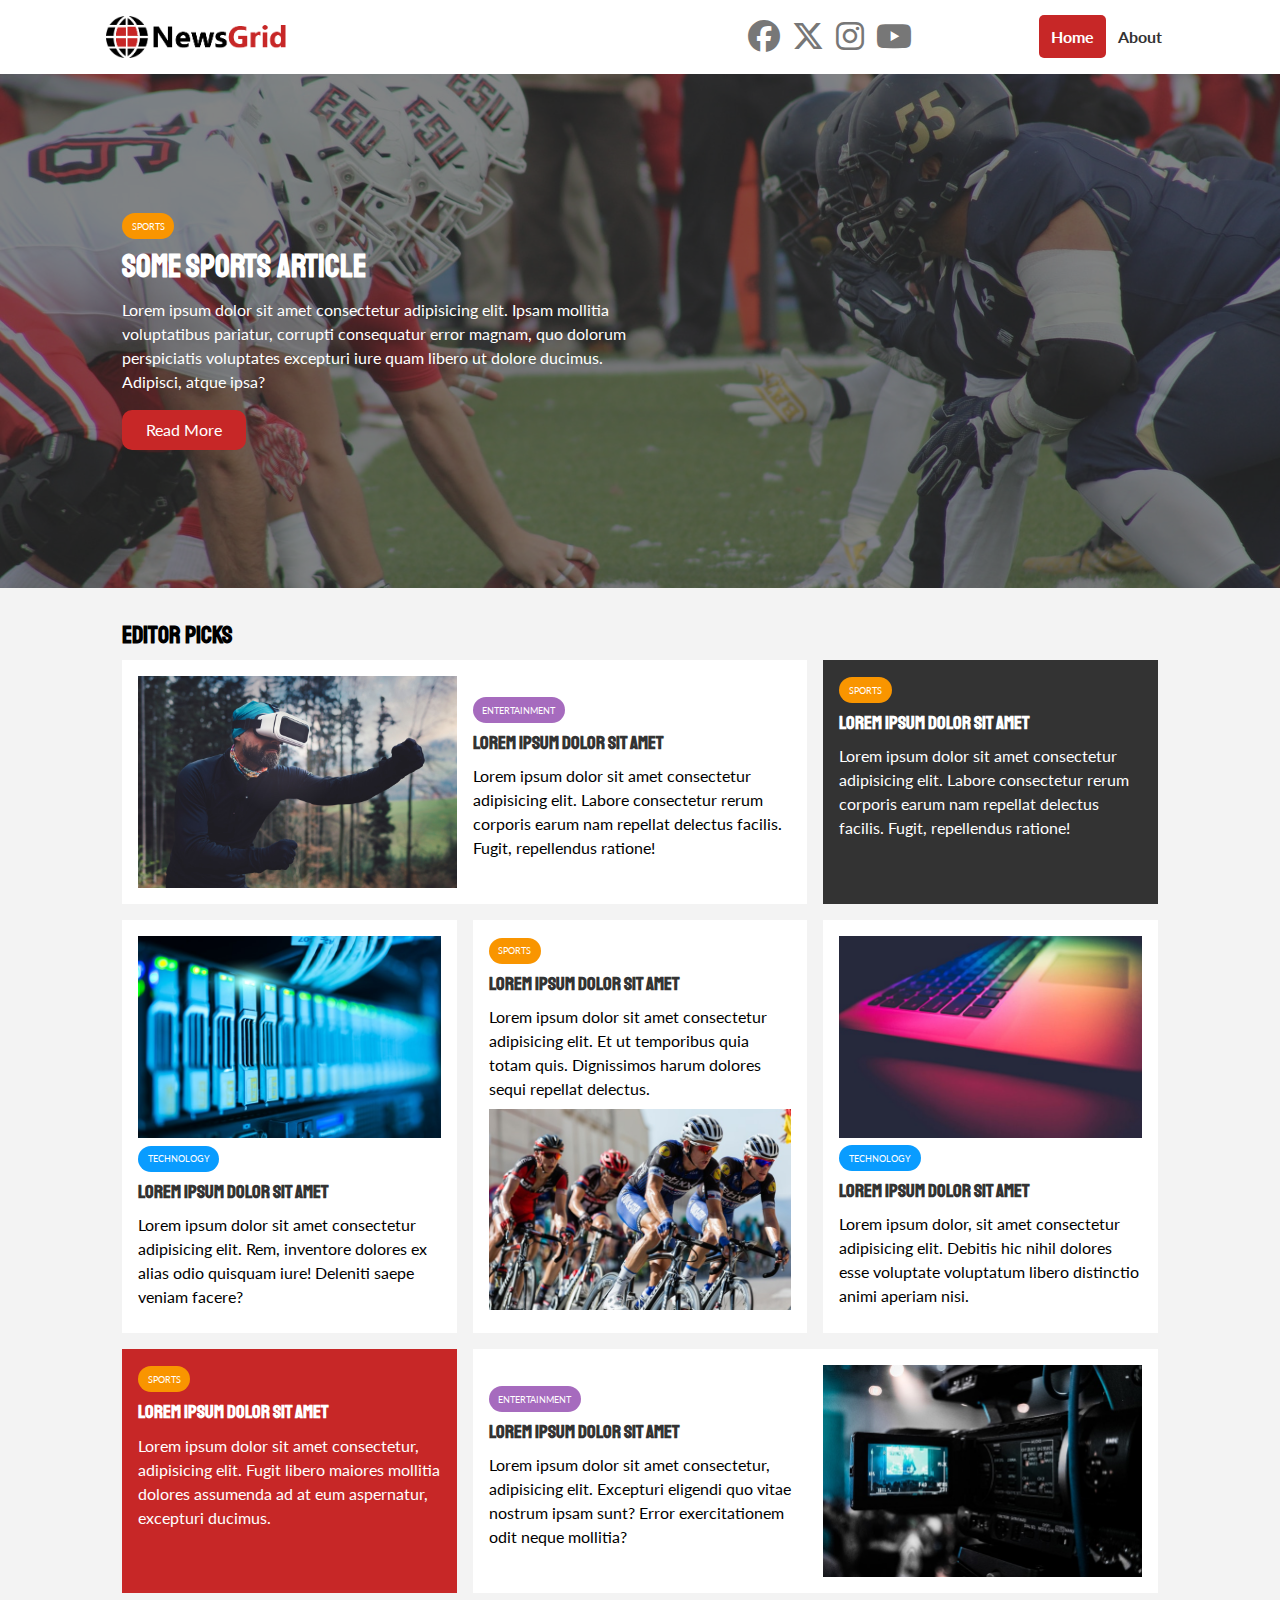
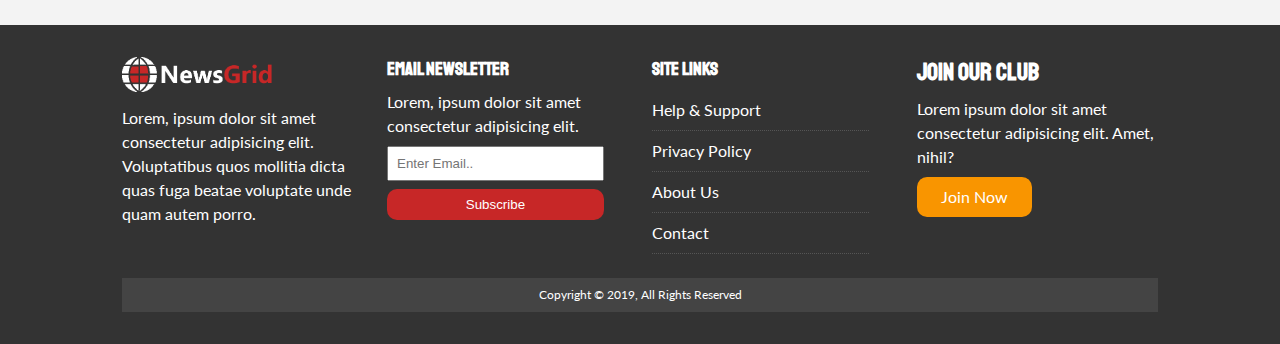
<file: index.html>
<!DOCTYPE html>
<html lang="en">
  <head>
    <meta charset="UTF-8" />
    <meta name="viewport" content="width=device-width, initial-scale=1.0" />
    <link
      rel="stylesheet"
      href="https://cdnjs.cloudflare.com/ajax/libs/font-awesome/6.5.2/css/all.min.css"
      integrity="sha512-            SnH5WK+bZxgPHs44uWIX+LLJAJ9/2PkPKZ5QiAj6Ta86w+fsb2TkcmfRyVX3pBnMFcV7oQPJkl9QevSCWr3W6A=="
      crossorigin="anonymous"
      referrerpolicy="no-referrer"
    />
    <link
      href="https://fonts.googleapis.com/css2?family=Lato&family=Staatliches&display=swap"
      rel="stylesheet"
    />
    <link rel="stylesheet" href="css/style.css" />
    <link
      rel="stylesheet"
      media="screen and (max-width:768px)"
      href="css/mobile.css"
    />
    <link rel="shortcut icon" type="image/x-icon" href="favicon.ico" />
    <title>NewsGrid | Latest News</title>
  </head>
  <body>
    <!-- Navbar -->
    <nav id="main-nav">
      <div class="container">
        <img src="img/logo.png" alt="NewsGrid" class="logo" />
        <div class="social">
          <a href="https://www.facebook.com/" target="_blank"
            ><i class="fab fa-facebook fa-2x"></i
          ></a>
          <a href="https://www.twitter.com/" target="_blank"
            ><i class="fab fa-x-twitter fa-2x"></i
          ></a>
          <a href="https://www.intstagram.com/" target="_blank"
            ><i class="fab fa-instagram fa-2x"></i
          ></a>
          <a href="https://www.youtube.com/" target="_blank"
            ><i class="fab fa-youtube fa-2x"></i
          ></a>
        </div>
        <ul>
          <li><a class="current" href="index.html">Home</a></li>
          <li><a href="about.html">About</a></li>
        </ul>
      </div>
    </nav>

    <!-- Showcase -->
    <header id="showcase">
      <div class="container">
        <div class="showcase-container">
          <div class="showcase-content">
            <div class="category category-sports">Sports</div>
            <h1>Some Sports Article</h1>
            <p>
              Lorem ipsum dolor sit amet consectetur adipisicing elit. Ipsam
              mollitia voluptatibus pariatur, corrupti consequatur error magnam,
              quo dolorum perspiciatis voluptates excepturi iure quam libero ut
              dolore ducimus. Adipisci, atque ipsa?
            </p>
            <a href="article.html" class="btn btn-primary">Read More</a>
          </div>
        </div>
      </div>
    </header>

    <!-- Home Articles -->
    <section id="home-articles" class="py-2">
      <div class="container">
        <h2>Editor Picks</h2>
        <div class="articles-container">
          <article class="card">
            <img src="img/articles/ent1.jpg" alt="" />
            <div>
              <div class="category category-ent">Entertainment</div>
              <h3>
                <a href="article.html">Lorem ipsum dolor sit amet</a>
              </h3>
              <p>
                Lorem ipsum dolor sit amet consectetur adipisicing elit. Labore
                consectetur rerum corporis earum nam repellat delectus facilis.
                Fugit, repellendus ratione!
              </p>
            </div>
          </article>
          <article class="card bg-dark">
            <div class="category category-sports">Sports</div>
            <h3>
              <a href="article.html">Lorem ipsum dolor sit amet</a>
            </h3>
            <p>
              Lorem ipsum dolor sit amet consectetur adipisicing elit. Labore
              consectetur rerum corporis earum nam repellat delectus facilis.
              Fugit, repellendus ratione!
            </p>
          </article>
          <article class="card">
            <img src="img/articles/tech1.jpg" alt="" />
            <div class="category category-tech">Technology</div>
            <h3>
              <a href="article.html">Lorem ipsum dolor sit amet</a>
            </h3>
            <p>
              Lorem ipsum dolor sit amet consectetur adipisicing elit. Rem,
              inventore dolores ex alias odio quisquam iure! Deleniti saepe
              veniam facere?
            </p>
          </article>
          <article class="card">
            <div class="category category-sports">Sports</div>
            <h3>
              <a href="article.html">Lorem ipsum dolor sit amet</a>
            </h3>
            <p>
              Lorem ipsum dolor sit amet consectetur adipisicing elit. Et ut
              temporibus quia totam quis. Dignissimos harum dolores sequi
              repellat delectus.
            </p>
            <img src="img/articles/sports1.jpg" alt="" />
          </article>
          <article class="card">
            <img src="img/articles/tech2.jpg" alt="" />
            <div class="category category-tech">Technology</div>
            <h3>
              <a href="article.html">Lorem ipsum dolor sit amet</a>
            </h3>
            <p>
              Lorem ipsum dolor, sit amet consectetur adipisicing elit. Debitis
              hic nihil dolores esse voluptate voluptatum libero distinctio
              animi aperiam nisi.
            </p>
          </article>
          <article class="card bg-primary">
            <div class="category category-sports">Sports</div>
            <h3>
              <a href="article.html">Lorem ipsum dolor sit amet</a>
            </h3>
            <p>
              Lorem ipsum dolor sit amet consectetur, adipisicing elit. Fugit
              libero maiores mollitia dolores assumenda ad at eum aspernatur,
              excepturi ducimus.
            </p>
          </article>
          <article class="card">
            <div>
              <div class="category category-ent">Entertainment</div>
              <h3>
                <a href="article.html">Lorem ipsum dolor sit amet</a>
              </h3>
              <p>
                Lorem ipsum dolor sit amet consectetur, adipisicing elit.
                Excepturi eligendi quo vitae nostrum ipsam sunt? Error
                exercitationem odit neque mollitia?
              </p>
            </div>
            <img src="img/articles/ent2.jpg" alt="" />
          </article>
        </div>
      </div>
    </section>

    <!-- Footer -->
    <footer id="main-footer" class="py-2">
      <div class="container footer-container">
        <div>
          <img src="img/logo_light.png" alt="NewsGrid" />
          <p>
            Lorem, ipsum dolor sit amet consectetur adipisicing elit.
            Voluptatibus quos mollitia dicta quas fuga beatae voluptate unde
            quam autem porro.
          </p>
        </div>
        <div>
          <h3>Email Newsletter</h3>
          <p>Lorem, ipsum dolor sit amet consectetur adipisicing elit.</p>
          <form>
            <input type="email" placeholder="Enter Email.." />
            <input type="submit" value="Subscribe" class="btn btn-primary" />
          </form>
        </div>
        <div>
          <h3>Site Links</h3>
          <ul class="list">
            <li><a href="#">Help & Support</a></li>
            <li><a href="#">Privacy Policy</a></li>
            <li><a href="#">About Us</a></li>
            <li><a href="#">Contact</a></li>
          </ul>
        </div>
        <div>
          <h2>Join Our Club</h2>
          <p>
            Lorem ipsum dolor sit amet consectetur adipisicing elit. Amet,
            nihil?
          </p>
          <a href="#" class="btn btn-secondary">Join Now</a>
        </div>
        <div>Copyright &copy; 2019, All Rights Reserved</div>
      </div>
    </footer>
  </body>
</html>
</file>
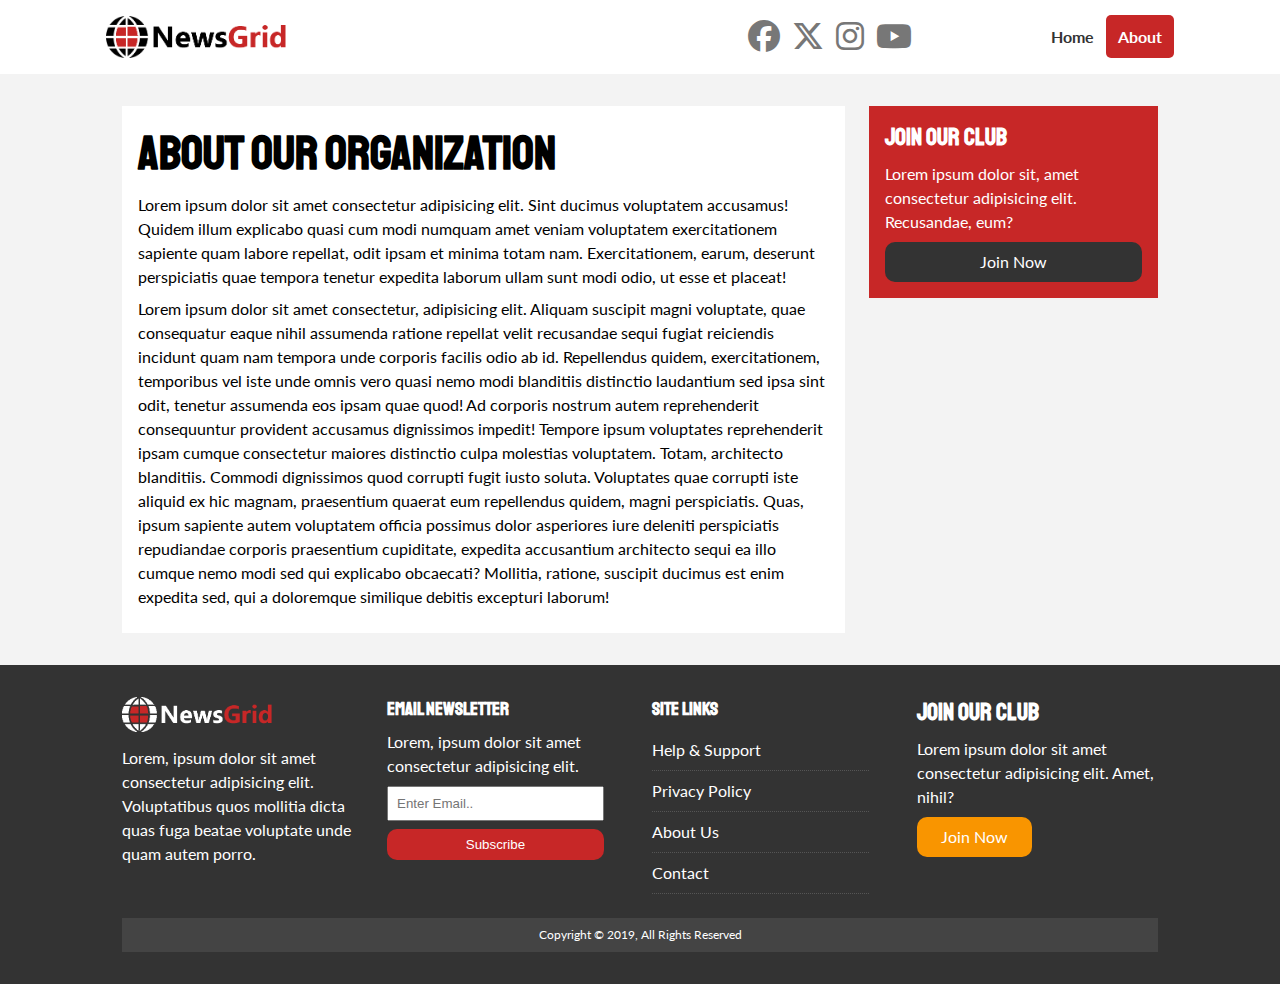
<file: about.html>
<!DOCTYPE html>
<html lang="en">
  <head>
    <meta charset="UTF-8" />
    <meta name="viewport" content="width=device-width, initial-scale=1.0" />
    <link
      rel="stylesheet"
      href="https://cdnjs.cloudflare.com/ajax/libs/font-awesome/6.5.2/css/all.min.css"
      integrity="sha512-            SnH5WK+bZxgPHs44uWIX+LLJAJ9/2PkPKZ5QiAj6Ta86w+fsb2TkcmfRyVX3pBnMFcV7oQPJkl9QevSCWr3W6A=="
      crossorigin="anonymous"
      referrerpolicy="no-referrer"
    />
    <link
      href="https://fonts.googleapis.com/css2?family=Lato&family=Staatliches&display=swap"
      rel="stylesheet"
    />
    <link rel="stylesheet" href="css/style.css" />
    <link
      rel="stylesheet"
      media="screen and (max-width:768px)"
      href="css/mobile.css"
    />
    <link rel="shortcut icon" type="image/x-icon" href="favicon.ico" />
    <title>NewsGrid | About</title>
  </head>
  <body>
    <!-- Navbar -->
    <nav id="main-nav">
      <div class="container">
        <img src="img/logo.png" alt="NewsGrid" class="logo" />
        <div class="social">
          <a href="https://www.facebook.com/" target="_blank"
            ><i class="fab fa-facebook fa-2x"></i
          ></a>
          <a href="https://www.twitter.com/" target="_blank"
            ><i class="fab fa-x-twitter fa-2x"></i
          ></a>
          <a href="https://www.intstagram.com/" target="_blank"
            ><i class="fab fa-instagram fa-2x"></i
          ></a>
          <a href="https://www.youtube.com/" target="_blank"
            ><i class="fab fa-youtube fa-2x"></i
          ></a>
        </div>
        <ul>
          <li><a href="index.html">Home</a></li>
          <li><a class="current" href="about.html">About</a></li>
        </ul>
      </div>
    </nav>

    <section id="about">
      <div class="container">
        <div class="page-container">
          <article class="card">
            <h1 class="l-heading">About Our Organization</h1>
            <p>
              Lorem ipsum dolor sit amet consectetur adipisicing elit. Sint
              ducimus voluptatem accusamus! Quidem illum explicabo quasi cum
              modi numquam amet veniam voluptatem exercitationem sapiente quam
              labore repellat, odit ipsam et minima totam nam. Exercitationem,
              earum, deserunt perspiciatis quae tempora tenetur expedita laborum
              ullam sunt modi odio, ut esse et placeat!
            </p>
            <p>
              Lorem ipsum dolor sit amet consectetur, adipisicing elit. Aliquam
              suscipit magni voluptate, quae consequatur eaque nihil assumenda
              ratione repellat velit recusandae sequi fugiat reiciendis incidunt
              quam nam tempora unde corporis facilis odio ab id. Repellendus
              quidem, exercitationem, temporibus vel iste unde omnis vero quasi
              nemo modi blanditiis distinctio laudantium sed ipsa sint odit,
              tenetur assumenda eos ipsam quae quod! Ad corporis nostrum autem
              reprehenderit consequuntur provident accusamus dignissimos
              impedit! Tempore ipsum voluptates reprehenderit ipsam cumque
              consectetur maiores distinctio culpa molestias voluptatem. Totam,
              architecto blanditiis. Commodi dignissimos quod corrupti fugit
              iusto soluta. Voluptates quae corrupti iste aliquid ex hic magnam,
              praesentium quaerat eum repellendus quidem, magni perspiciatis.
              Quas, ipsum sapiente autem voluptatem officia possimus dolor
              asperiores iure deleniti perspiciatis repudiandae corporis
              praesentium cupiditate, expedita accusantium architecto sequi ea
              illo cumque nemo modi sed qui explicabo obcaecati? Mollitia,
              ratione, suscipit ducimus est enim expedita sed, qui a doloremque
              similique debitis excepturi laborum!
            </p>
          </article>
          <aside class="card bg-primary">
            <h2>Join Our Club</h2>
            <p>
              Lorem ipsum dolor sit, amet consectetur adipisicing elit.
              Recusandae, eum?
            </p>
            <a href="#" class="btn btn-dark btn-block">Join Now</a>
          </aside>
        </div>
      </div>
    </section>

    <!-- Footer -->
    <footer id="main-footer" class="py-2">
      <div class="container footer-container">
        <div>
          <img src="img/logo_light.png" alt="NewsGrid" />
          <p>
            Lorem, ipsum dolor sit amet consectetur adipisicing elit.
            Voluptatibus quos mollitia dicta quas fuga beatae voluptate unde
            quam autem porro.
          </p>
        </div>
        <div>
          <h3>Email Newsletter</h3>
          <p>Lorem, ipsum dolor sit amet consectetur adipisicing elit.</p>
          <form>
            <input type="email" placeholder="Enter Email.." />
            <input type="submit" value="Subscribe" class="btn btn-primary" />
          </form>
        </div>
        <div>
          <h3>Site Links</h3>
          <ul class="list">
            <li><a href="#">Help & Support</a></li>
            <li><a href="#">Privacy Policy</a></li>
            <li><a href="#">About Us</a></li>
            <li><a href="#">Contact</a></li>
          </ul>
        </div>
        <div>
          <h2>Join Our Club</h2>
          <p>
            Lorem ipsum dolor sit amet consectetur adipisicing elit. Amet,
            nihil?
          </p>
          <a href="#" class="btn btn-secondary">Join Now</a>
        </div>
        <div>Copyright &copy; 2019, All Rights Reserved</div>
      </div>
    </footer>
  </body>
</html>
</file>
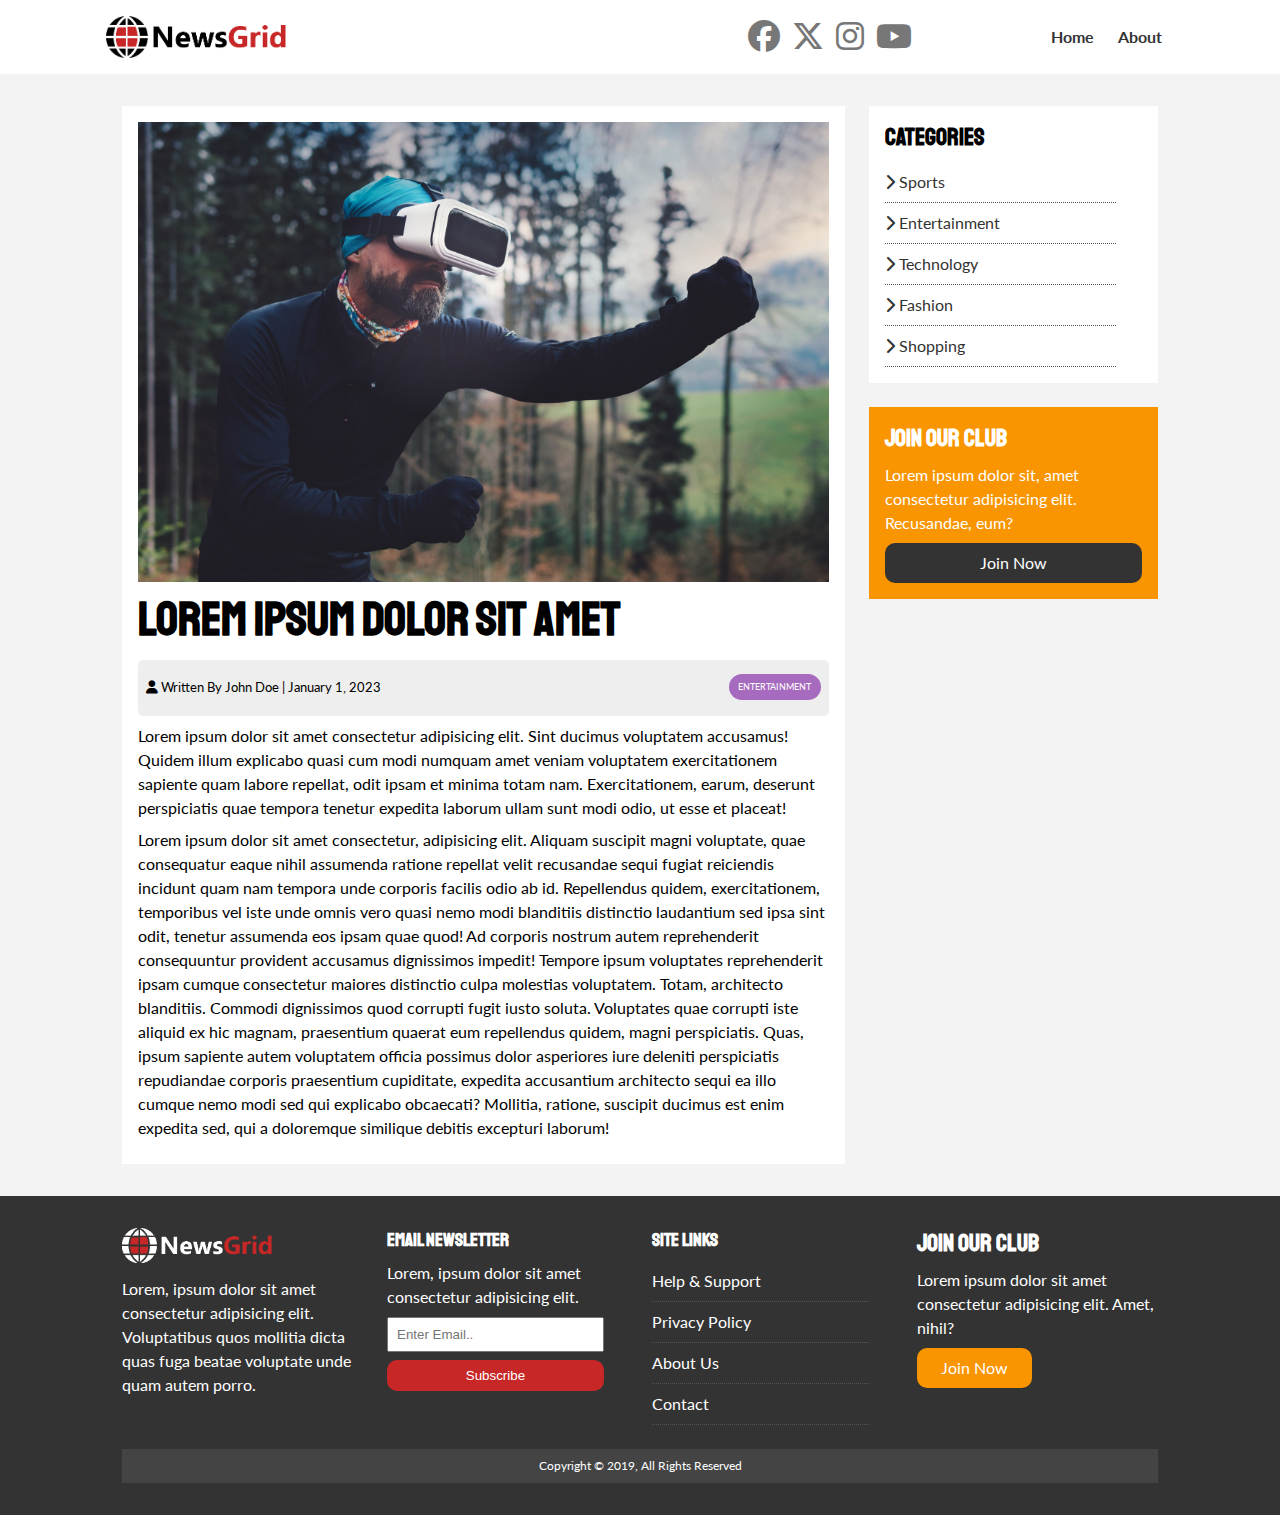
<file: article.html>
<!DOCTYPE html>
<html lang="en">
  <head>
    <meta charset="UTF-8" />
    <meta name="viewport" content="width=device-width, initial-scale=1.0" />
    <link
      rel="stylesheet"
      href="https://cdnjs.cloudflare.com/ajax/libs/font-awesome/6.5.2/css/all.min.css"
      integrity="sha512-            SnH5WK+bZxgPHs44uWIX+LLJAJ9/2PkPKZ5QiAj6Ta86w+fsb2TkcmfRyVX3pBnMFcV7oQPJkl9QevSCWr3W6A=="
      crossorigin="anonymous"
      referrerpolicy="no-referrer"
    />
    <link
      href="https://fonts.googleapis.com/css2?family=Lato&family=Staatliches&display=swap"
      rel="stylesheet"
    />
    <link rel="stylesheet" href="css/style.css" />
    <link
      rel="stylesheet"
      media="screen and (max-width:768px)"
      href="css/mobile.css"
    />
    <link rel="shortcut icon" type="image/x-icon" href="favicon.ico" />
    <title>NewsGrid | Latest News</title>
  </head>
  <body>
    <!-- Navbar -->
    <nav id="main-nav">
      <div class="container">
        <img src="img/logo.png" alt="NewsGrid" class="logo" />
        <div class="social">
          <a href="https://www.facebook.com/" target="_blank"
            ><i class="fab fa-facebook fa-2x"></i
          ></a>
          <a href="https://www.twitter.com/" target="_blank"
            ><i class="fab fa-x-twitter fa-2x"></i
          ></a>
          <a href="https://www.intstagram.com/" target="_blank"
            ><i class="fab fa-instagram fa-2x"></i
          ></a>
          <a href="https://www.youtube.com/" target="_blank"
            ><i class="fab fa-youtube fa-2x"></i
          ></a>
        </div>
        <ul>
          <li><a href="index.html">Home</a></li>
          <li><a href="about.html">About</a></li>
        </ul>
      </div>
    </nav>

    <section id="article">
      <div class="container">
        <div class="page-container">
          <article class="card">
            <img src="img/articles/ent1.jpg" alt="" />
            <h1 class="l-heading">Lorem ipsum dolor sit amet</h1>
            <div class="meta">
              <small>
                <i class="fas fa-user"></i> Written By John Doe | January 1,
                2023
              </small>
              <div class="category category-ent">Entertainment</div>
            </div>
            <p>
              Lorem ipsum dolor sit amet consectetur adipisicing elit. Sint
              ducimus voluptatem accusamus! Quidem illum explicabo quasi cum
              modi numquam amet veniam voluptatem exercitationem sapiente quam
              labore repellat, odit ipsam et minima totam nam. Exercitationem,
              earum, deserunt perspiciatis quae tempora tenetur expedita laborum
              ullam sunt modi odio, ut esse et placeat!
            </p>
            <p>
              Lorem ipsum dolor sit amet consectetur, adipisicing elit. Aliquam
              suscipit magni voluptate, quae consequatur eaque nihil assumenda
              ratione repellat velit recusandae sequi fugiat reiciendis incidunt
              quam nam tempora unde corporis facilis odio ab id. Repellendus
              quidem, exercitationem, temporibus vel iste unde omnis vero quasi
              nemo modi blanditiis distinctio laudantium sed ipsa sint odit,
              tenetur assumenda eos ipsam quae quod! Ad corporis nostrum autem
              reprehenderit consequuntur provident accusamus dignissimos
              impedit! Tempore ipsum voluptates reprehenderit ipsam cumque
              consectetur maiores distinctio culpa molestias voluptatem. Totam,
              architecto blanditiis. Commodi dignissimos quod corrupti fugit
              iusto soluta. Voluptates quae corrupti iste aliquid ex hic magnam,
              praesentium quaerat eum repellendus quidem, magni perspiciatis.
              Quas, ipsum sapiente autem voluptatem officia possimus dolor
              asperiores iure deleniti perspiciatis repudiandae corporis
              praesentium cupiditate, expedita accusantium architecto sequi ea
              illo cumque nemo modi sed qui explicabo obcaecati? Mollitia,
              ratione, suscipit ducimus est enim expedita sed, qui a doloremque
              similique debitis excepturi laborum!
            </p>
          </article>
          <aside id="categories" class="card">
            <h2>Categories</h2>
            <ul class="list">
              <li>
                <a href="#"><i class="fas fa-chevron-right"></i> Sports</a>
              </li>
              <li>
                <a href="#"
                  ><i class="fas fa-chevron-right"></i> Entertainment</a
                >
              </li>
              <li>
                <a href="#"><i class="fas fa-chevron-right"></i> Technology</a>
              </li>
              <li>
                <a href="#"><i class="fas fa-chevron-right"></i> Fashion</a>
              </li>
              <li>
                <a href="#"><i class="fas fa-chevron-right"></i> Shopping</a>
              </li>
            </ul>
          </aside>
          <aside class="card bg-secondary">
            <h2>Join Our Club</h2>
            <p>
              Lorem ipsum dolor sit, amet consectetur adipisicing elit.
              Recusandae, eum?
            </p>
            <a href="#" class="btn btn-dark btn-block">Join Now</a>
          </aside>
        </div>
      </div>
    </section>

    <!-- Footer -->
    <footer id="main-footer" class="py-2">
      <div class="container footer-container">
        <div>
          <img src="img/logo_light.png" alt="NewsGrid" />
          <p>
            Lorem, ipsum dolor sit amet consectetur adipisicing elit.
            Voluptatibus quos mollitia dicta quas fuga beatae voluptate unde
            quam autem porro.
          </p>
        </div>
        <div>
          <h3>Email Newsletter</h3>
          <p>Lorem, ipsum dolor sit amet consectetur adipisicing elit.</p>
          <form>
            <input type="email" placeholder="Enter Email.." />
            <input type="submit" value="Subscribe" class="btn btn-primary" />
          </form>
        </div>
        <div>
          <h3>Site Links</h3>
          <ul class="list">
            <li><a href="#">Help & Support</a></li>
            <li><a href="#">Privacy Policy</a></li>
            <li><a href="#">About Us</a></li>
            <li><a href="#">Contact</a></li>
          </ul>
        </div>
        <div>
          <h2>Join Our Club</h2>
          <p>
            Lorem ipsum dolor sit amet consectetur adipisicing elit. Amet,
            nihil?
          </p>
          <a href="#" class="btn btn-secondary">Join Now</a>
        </div>
        <div>Copyright &copy; 2019, All Rights Reserved</div>
      </div>
    </footer>
  </body>
</html>
</file>
<file: css/style.css>
:root {
  --primary-color: #c72727;
  --secondary-color: #f99500;
  --light-color: #f3f3f3;
  --dark-color: #333;
  --max-width: 1100px;
}

.category {
  --sports-color: #f99500;
  --ent-color: #a66bbe;
  --tech-color: #099cff;
}

* {
  box-sizing: border-box;
  margin: 0;
  padding: 0;
}

body {
  font-family: "Lato", sans-serif;
  line-height: 1.5;
  background: var(--light-color);
}

a {
  color: #333;
  text-decoration: none;
}

ul {
  list-style: none;
}

p {
  margin: 0.5rem 0;
}

img {
  width: 100%;
}

h1,
h2,
h3,
h4,
h5,
h6 {
  font-family: "Staatliches", cursive;
  margin-bottom: 0.55rem;
  line-height: 1.3;
}

/* Utility */
.container {
  max-width: var(--max-width);
  margin: auto;
  padding: 0 2rem;
  overflow: hidden;
}

.category {
  display: inline-block;
  color: #fff;
  font-size: 0.55rem;
  text-transform: uppercase;
  padding: 0.4rem 0.6rem;
  border-radius: 15px;
  margin-bottom: 0.5rem;
}

.category-sports {
  background: var(--sports-color);
}
.category-ent {
  background: var(--ent-color);
}
.category-tech {
  background: var(--tech-color);
}

.btn {
  display: inline-block;
  color: #fff;
  background: var(--dark-color);
  border: none;
  padding: 0.5rem 1.5rem;
  border-radius: 10px;
}

.btn-light {
  background: var(--light-color);
}
.btn-primary {
  background: var(--primary-color);
}
.btn-secondary {
  background: var(--secondary-color);
}

.btn:hover {
  opacity: 0.9;
}

.btn-block {
  display: block;
  width: 100%;
  text-align: center;
}

.card {
  background: #fff;
  padding: 1rem;
}

.bg-dark {
  background: var(--dark-color);
  color: #fff;
}

.bg-primary {
  background: var(--primary-color);
  color: #fff;
}
.bg-secondary {
  background: var(--secondary-color);
  color: #fff;
}

.bg-dark h1,
.bg-dark h2,
.bg-dark h3,
.bg-dark a,
.bg-primary h1,
.bg-primary h2,
.bg-primary h3,
.bg-primary a,
.bg-secondary h1,
.bg-secondary h2,
.bg-secondary h3,
.bg-secondary a {
  color: #fff;
}
.py-1 {
  padding: 1.5rem 0;
}
.py-2 {
  padding: 2rem 0;
}
.py-3 {
  padding: 3rem 0;
}
.p-1 {
  padding: 1.5rem;
}
.p-2 {
  padding: 2rem;
}
.p-3 {
  padding: 3rem;
}

.l-heading {
  font-size: 3rem;
}

.list li {
  padding: 0.5rem 0;
  border-bottom: 1px dotted #555;
  width: 90%;
}

.list li a:hover {
  color: var(--primary-color) !important;
}

/* Inner page grid container */
.page-container {
  display: grid;
  grid-template-columns: 5fr 2fr;
  margin: 2rem 0;
  gap: 1.5rem;
}

.page-container > *:first-child {
  grid-row: 1 / span 3;
}

/* Navigation */
#main-nav {
  background: #fff;
  position: sticky;
  top: 0;
  z-index: 2;
}

#main-nav .container {
  display: grid;
  grid-template-columns: 6fr 3fr 2fr;
  padding: 1rem;
  align-items: center;
}

#main-nav .logo {
  width: 180px;
}

#main-nav ul {
  justify-self: end;
  display: flex;
}

#main-nav ul li a {
  padding: 0.75rem;
  font-weight: bold;
}

#main-nav ul li a.current {
  background: var(--primary-color);
  color: #fff;
  border-radius: 5px;
}

#main-nav ul li a:hover {
  background: var(--light-color);
  color: var(--dark-color);
}

#main-nav .social {
  justify-self: center;
}

#main-nav .social i {
  margin-right: 0.5rem;
  color: #777;
}

/* Showcase */
#showcase {
  color: #fff;
  background: #333;
  padding: 2rem;
  position: relative;
}

#showcase::before {
  content: "";
  background: url(../img/featured.jpg) no-repeat center center/cover;
  position: absolute;
  top: 0;
  left: 0;
  height: 100%;
  width: 100%;
  opacity: 0.4;
}

#showcase .showcase-container {
  display: grid;
  grid-template-columns: repeat(2, 1fr);
  height: 50vh;
  align-items: center;
  justify-content: center;
}
#showcase .showcase-container .showcase-content {
  z-index: 1;
}

#showcase .showcase-container .showcase-content p {
  margin-bottom: 1rem;
}

/* Home Articles */

#home-articles .articles-container {
  display: grid;
  grid-template-columns: repeat(3, 1fr);
  gap: 1rem;
}

#home-articles .articles-container > *:first-child,
#home-articles .articles-container > *:last-child {
  display: grid;
  grid-template-columns: repeat(2, 1fr);
  gap: 1rem;
  align-items: center;
  grid-column: 1 / span 2;
}
#home-articles .articles-container > *:last-child {
  grid-column: 2 / span 2;
}

/* Articles */

#article .meta {
  display: flex;
  justify-content: space-between;
  align-items: center;
  background: #eee;
  border-radius: 5px;
  padding: 0.5rem;
}

#article .meta .category {
  margin-top: 0.4rem;
}

/* Footer */

#main-footer {
  background: var(--dark-color);
  color: #fff;
}

#main-footer img {
  width: 150px;
}

#main-footer a {
  color: #fff;
}

#main-footer .footer-container {
  display: grid;
  grid-template-columns: repeat(4, 1fr);
  gap: 1.5rem;
}

#main-footer .footer-container > *:last-child {
  background: #444;
  grid-column: 1 / span 4;
  padding: 0.5rem;
  text-align: center;
  font-size: 0.75rem;
}

#main-footer .footer-container input[type="email"] {
  width: 90%;
  padding: 0.5rem;
  margin-bottom: 0.5rem;
}

#main-footer .footer-container input[type="submit"] {
  width: 90%;
}
</file>
<file: css/mobile.css>
/* Navigation */

#main-nav .social {
  display: none;
}

#main-nav .container {
  grid-template-columns: 1fr;
  gap: 1.2rem;
}

#main-nav ul,
#main-nav .logo {
  justify-self: center;
}

#main-nav ul li a {
  padding: 0.5rem;
}

#home-articles .articles-container {
  grid-template-columns: repeat(2, 1fr);
}

#home-articles .articles-container > *:first-child,
#home-articles .articles-container > *:last-child {
  grid-template-columns: 1fr;
  grid-column: 1;
}

@media (max-width: 600px) {
  /* Stack Items */
  #showcase .showcase-container,
  #home-articles .articles-container,
  #main-footer .footer-container {
    grid-template-columns: 1fr;
    text-align: center;
  }

  #main-footer .footer-container > *:last-child {
    grid-column: 1;
  }

  #main-footer .footer-container > *:nth-child(1),
  #main-footer .footer-container > *:nth-child(2) {
    border-bottom: 1px dashed #444;
    padding-bottom: 1rem;
  }

  .page-container {
    grid-template-columns: 1fr;
    text-align: center;
  }

  /* .page-container > *:first-child {
    grid-row: 1;
  } */

  .l-heading {
    font-size: 2rem;
  }
}
</file>
